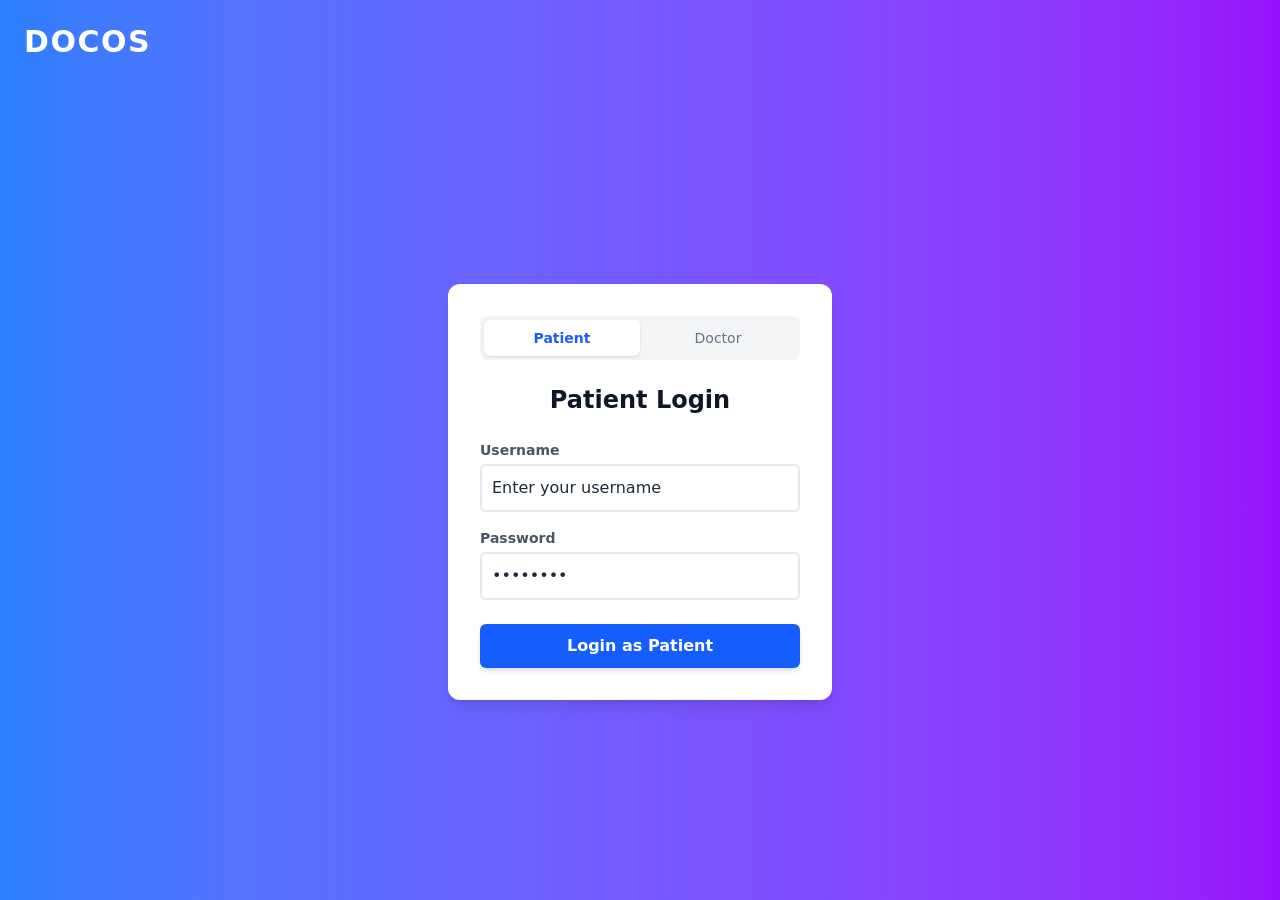
<file: templets/index.html>
<!doctype html>
<html lang="en">
  <head>
    <meta charset="UTF-8" />
    <meta name="viewport" content="width=device-width, initial-scale=1.0" />
    <title>Docos | Login</title>
    <link href="/static/output.css" rel="stylesheet" />
  </head>
  <body
    class="bg-gradient-to-r from-blue-500 to-purple-600 min-h-screen flex flex-col text-white"
  >
    <!-- Header -->
    <header class="p-6">
      <h1 class="font-extrabold text-3xl tracking-wider">DOCOS</h1>
    </header>

    <!-- Main Content Area -->
    <main class="flex-grow flex items-center justify-center p-4">
      <div
        class="w-full max-w-sm bg-white text-gray-800 p-8 rounded-xl shadow-lg"
      >
        <!-- Role Switcher Tabs -->
        <div class="grid grid-cols-2 p-1 bg-gray-100 rounded-lg mb-6 text-sm">
          <button
            type="button"
            id="btn-patient"
            class="py-2 rounded-md font-semibold transition-all duration-200 bg-white text-blue-600 shadow-sm cursor-pointer"
            onclick="switchRole('patient')"
          >
            Patient
          </button>
          <button
            type="button"
            id="btn-doctor"
            class="py-2 rounded-md font-medium transition-all duration-200 text-gray-500 hover:text-gray-800 cursor-pointer"
            onclick="switchRole('doctor')"
          >
            Doctor
          </button>
        </div>

        <form
          action="./templets/patient.html"
          method="POST"
          class="flex flex-col"
        >
          <!-- Hidden input to send the active role to your backend -->
          <input type="hidden" name="role" id="role-input" value="patient" />

          <h2
            id="form-heading"
            class="text-2xl font-bold mb-6 text-center text-gray-900"
          >
            Patient Login
          </h2>

          <!-- Username Input -->
          <div class="mb-4">
            <label
              for="username"
              class="block text-sm font-semibold text-gray-600 mb-1"
              >Username</label
            >
            <input
              type="text"
              id="username"
              name="username"
              placeholder="Enter your username"
              autocomplete="username"
              required
              class="border-2 border-gray-200 p-2.5 rounded-md w-full focus:outline-none focus:border-blue-500 transition-colors"
            />
          </div>

          <!-- Password Input -->
          <div class="mb-6">
            <label
              for="password"
              class="block text-sm font-semibold text-gray-600 mb-1"
              >Password</label
            >
            <input
              type="password"
              id="password"
              name="password"
              placeholder="••••••••"
              autocomplete="current-password"
              required
              class="border-2 border-gray-200 p-2.5 rounded-md w-full focus:outline-none focus:border-blue-500 transition-colors"
            />
          </div>

          <!-- Submit Button -->
          <button
            type="submit"
            id="submit-button"
            class="bg-blue-600 hover:bg-blue-700 active:bg-blue-800 text-white font-semibold py-2.5 px-4 rounded-md transition-colors duration-200 shadow-md hover:shadow-lg cursor-pointer"
          >
            Login as Patient
          </button>
        </form>
      </div>
    </main>

    <!-- Simple JS to handle the UI toggle -->
    <script>
      function switchRole(role) {
        const btnPatient = document.getElementById("btn-patient");
        const btnDoctor = document.getElementById("btn-doctor");
        const roleInput = document.getElementById("role-input");
        const formHeading = document.getElementById("form-heading");
        const submitButton = document.getElementById("submit-button");

        // Update hidden input value
        roleInput.value = role;

        if (role === "patient") {
          // Update heading & button text
          formHeading.textContent = "Patient Login";
          submitButton.textContent = "Login as Patient";

          // Reset Patient button state (Active)
          btnPatient.className =
            "py-2 rounded-md font-semibold transition-all duration-200 bg-white text-blue-600 shadow-sm cursor-pointer";

          // Reset Doctor button state (Inactive)
          btnDoctor.className =
            "py-2 rounded-md font-medium transition-all duration-200 text-gray-500 hover:text-gray-800 cursor-pointer";
        } else {
          // Update heading & button text
          formHeading.textContent = "Doctor Login";
          submitButton.textContent = "Login as Doctor";

          // Reset Patient button state (Inactive)
          btnPatient.className =
            "py-2 rounded-md font-medium transition-all duration-200 text-gray-500 hover:text-gray-800 cursor-pointer";

          // Reset Doctor button state (Active)
          btnDoctor.className =
            "py-2 rounded-md font-semibold transition-all duration-200 bg-white text-blue-600 shadow-sm cursor-pointer";
        }
      }
    </script>
  </body>
</html>
</file>
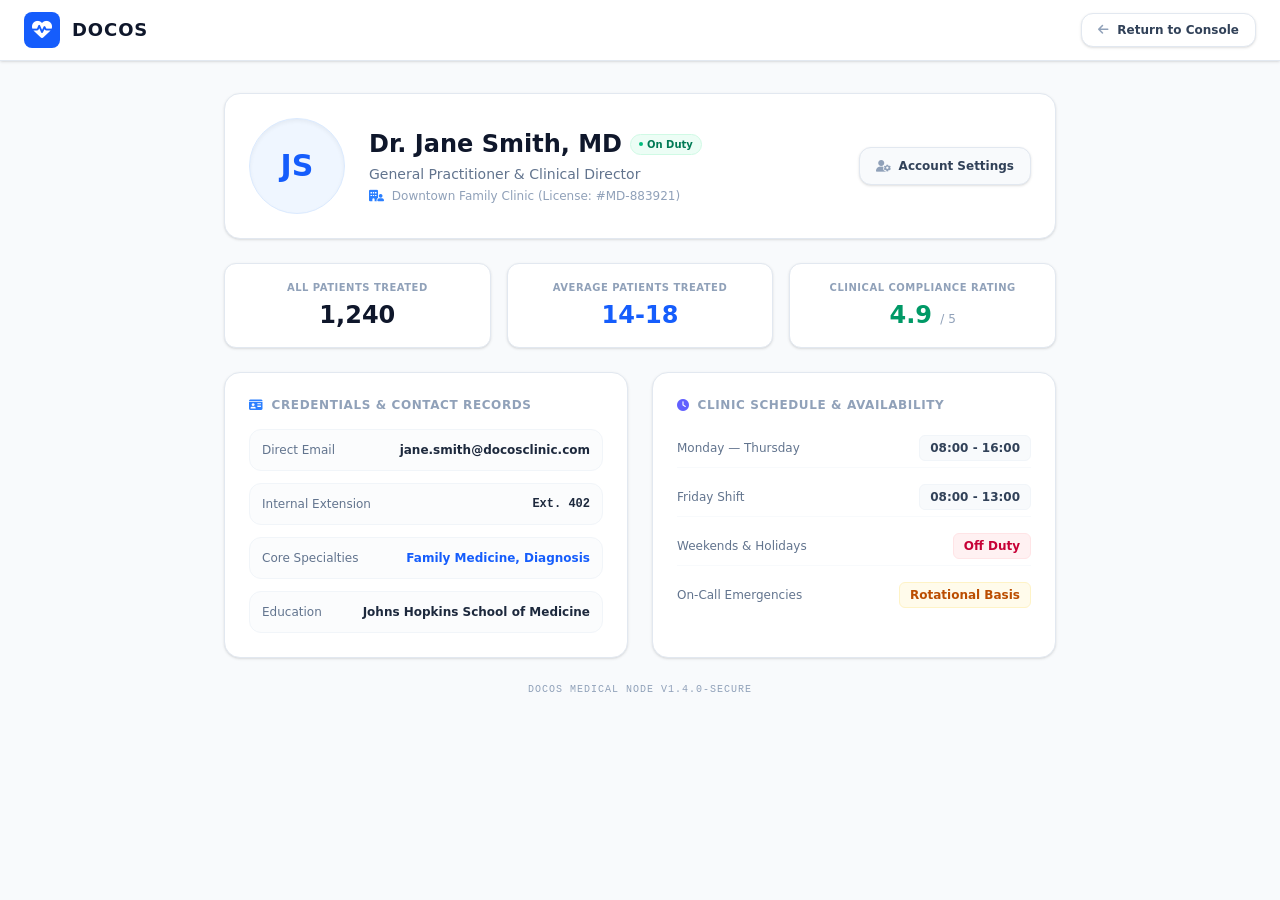
<file: templets/doctor_profile.html>
<!doctype html>
<html lang="en">
  <head>
    <meta charset="UTF-8" />
    <meta name="viewport" content="width=device-width, initial-scale=1.0" />
    <title>Docos | Doctor Profile</title>
    <link href="/static/output.css" rel="stylesheet" />
    <!-- FontAwesome Icons -->
    <link
      rel="stylesheet"
      href="https://cdnjs.cloudflare.com/ajax/libs/font-awesome/6.5.1/css/all.min.css"
      integrity="sha512-DTOQO9RWCH3ppGqcWaEA1BIZOC6xxalwEsw9c2QQeAIftl+Vegovlnee1c9QX4TctnWMn13TZye+giMm8e2LwA=="
      crossorigin="anonymous"
      referrerpolicy="no-referrer"
    />
  </head>
  <body
    class="bg-slate-50 min-h-screen flex flex-col text-slate-800 font-sans overflow-hidden"
  >
    <!-- Top Bar -->
    <header
      class="flex justify-between items-center px-6 py-3 bg-white border-b border-slate-200 shadow-sm relative z-10"
    >
      <div class="flex items-center gap-3">
        <div
          class="bg-blue-600 p-2 rounded-lg text-white flex items-center justify-center"
        >
          <i class="fa-solid fa-heart-pulse text-xl animate-pulse"></i>
        </div>
        <h1 class="font-black text-lg tracking-wider text-slate-900">DOCOS</h1>
      </div>
      <div>
        <a
          href="doctor_dashboard.html"
          class="text-xs font-semibold border border-slate-200 bg-white px-4 py-2 rounded-xl hover:bg-slate-50 text-slate-700 transition-all flex items-center gap-2 cursor-pointer shadow-sm"
        >
          <i class="fa-solid fa-arrow-left text-slate-400"></i> Return to
          Console
        </a>
      </div>
    </header>

    <!-- Main Simple Profile Body -->
    <main
      class="flex-grow max-w-4xl w-full mx-auto p-8 h-[calc(100vh-61px)] overflow-y-auto space-y-6"
    >
      <!-- Card 1: Main Identity Banner -->
      <div
        class="bg-white rounded-2xl p-6 border border-slate-200 shadow-sm flex flex-col sm:flex-row items-center gap-6"
      >
        <!-- Profile Picture Container -->
        <div
          class="w-24 h-24 rounded-full bg-blue-50 border border-blue-100 flex items-center justify-center text-blue-600 text-3xl font-black shadow-inner flex-shrink-0"
        >
          JS
        </div>

        <!-- Identity Text -->
        <div class="text-center sm:text-left flex-grow space-y-1">
          <div class="flex flex-col sm:flex-row sm:items-center gap-2">
            <h2 class="text-2xl font-black text-slate-900">
              Dr. Jane Smith, MD
            </h2>
            <span
              class="w-fit mx-auto sm:mx-0 text-[10px] font-bold px-2 py-0.5 bg-emerald-50 text-emerald-700 border border-emerald-100 rounded-full flex items-center gap-1"
            >
              <span
                class="w-1 h-1 rounded-full bg-emerald-500 animate-pulse"
              ></span>
              On Duty
            </span>
          </div>
          <p class="text-sm text-slate-500 font-medium">
            General Practitioner & Clinical Director
          </p>
          <p class="text-xs text-slate-400">
            <i class="fa-solid fa-building-user text-blue-500 mr-1"></i>
            Downtown Family Clinic (License: #MD-883921)
          </p>
        </div>

        <!-- Quick Edit Button -->
        <button
          class="bg-slate-50 hover:bg-slate-100 text-slate-700 font-semibold text-xs py-2.5 px-4 rounded-xl border border-slate-200 transition-colors flex items-center gap-2 cursor-pointer shadow-sm"
        >
          <i class="fa-solid fa-user-gear text-slate-400"></i> Account Settings
        </button>
      </div>

      <!-- Card 2: Simple High-Level Statistics Grid -->
      <div class="grid grid-cols-3 gap-4">
        <div
          class="bg-white p-4 rounded-xl border border-slate-200 text-center space-y-1 shadow-sm"
        >
          <span
            class="block text-[10px] font-bold text-slate-400 uppercase tracking-wider"
            >All Patients Treated</span
          >
          <span class="text-2xl font-black text-slate-900">1,240</span>
        </div>
        <div
          class="bg-white p-4 rounded-xl border border-slate-200 text-center space-y-1 shadow-sm"
        >
          <span
            class="block text-[10px] font-bold text-slate-400 uppercase tracking-wider"
            >Average Patients Treated</span
          >
          <span class="text-2xl font-black text-blue-600">14-18</span>
        </div>
        <div
          class="bg-white p-4 rounded-xl border border-slate-200 text-center space-y-1 shadow-sm"
        >
          <span
            class="block text-[10px] font-bold text-slate-400 uppercase tracking-wider"
            >Clinical Compliance Rating</span
          >
          <span class="text-2xl font-black text-emerald-600"
            >4.9
            <span class="text-xs font-normal text-slate-400">/ 5</span></span
          >
        </div>
      </div>

      <!-- Card 3: Two Column Information Details Split -->
      <div class="grid grid-cols-1 md:grid-cols-2 gap-6">
        <!-- Left Sub-Block: Contact & Professional Details -->
        <div
          class="bg-white rounded-2xl p-6 border border-slate-200 space-y-4 shadow-sm"
        >
          <h3
            class="text-xs font-bold text-slate-400 uppercase tracking-wider flex items-center gap-2"
          >
            <i class="fa-solid fa-id-card text-blue-500"></i> Credentials &
            Contact Records
          </h3>

          <div class="space-y-3 text-xs">
            <div
              class="bg-slate-50/60 p-3 rounded-xl border border-slate-100 flex justify-between"
            >
              <span class="text-slate-500 font-medium">Direct Email</span>
              <span class="text-slate-800 font-bold"
                >jane.smith@docosclinic.com</span
              >
            </div>
            <div
              class="bg-slate-50/60 p-3 rounded-xl border border-slate-100 flex justify-between"
            >
              <span class="text-slate-500 font-medium">Internal Extension</span>
              <span class="text-slate-800 font-mono font-bold">Ext. 402</span>
            </div>
            <div
              class="bg-slate-50/60 p-3 rounded-xl border border-slate-100 flex justify-between"
            >
              <span class="text-slate-500 font-medium">Core Specialties</span>
              <span class="text-blue-600 font-bold"
                >Family Medicine, Diagnosis</span
              >
            </div>
            <div
              class="bg-slate-50/60 p-3 rounded-xl border border-slate-100 flex justify-between"
            >
              <span class="text-slate-500 font-medium">Education</span>
              <span class="text-slate-800 font-bold"
                >Johns Hopkins School of Medicine</span
              >
            </div>
          </div>
        </div>

        <!-- Right Sub-Block: Clinic Operational Hours -->
        <div
          class="bg-white rounded-2xl p-6 border border-slate-200 space-y-4 shadow-sm"
        >
          <h3
            class="text-xs font-bold text-slate-400 uppercase tracking-wider flex items-center gap-2"
          >
            <i class="fa-solid fa-clock text-indigo-500"></i> Clinic Schedule &
            Availability
          </h3>

          <div class="space-y-2.5 text-xs">
            <div
              class="flex justify-between items-center py-1.5 border-b border-slate-50"
            >
              <span class="text-slate-500 font-medium">Monday — Thursday</span>
              <span
                class="text-slate-700 font-bold bg-slate-50 px-2.5 py-1 rounded-md border border-slate-100"
                >08:00 - 16:00</span
              >
            </div>
            <div
              class="flex justify-between items-center py-1.5 border-b border-slate-50"
            >
              <span class="text-slate-500 font-medium">Friday Shift</span>
              <span
                class="text-slate-700 font-bold bg-slate-50 px-2.5 py-1 rounded-md border border-slate-100"
                >08:00 - 13:00</span
              >
            </div>
            <div
              class="flex justify-between items-center py-1.5 border-b border-slate-50"
            >
              <span class="text-slate-500 font-medium"
                >Weekends & Holidays</span
              >
              <span
                class="text-rose-700 font-bold bg-rose-50 border border-rose-100 px-2.5 py-1 rounded-md"
                >Off Duty</span
              >
            </div>
            <div class="flex justify-between items-center py-1.5">
              <span class="text-slate-500 font-medium"
                >On-Call Emergencies</span
              >
              <span
                class="text-amber-700 font-bold bg-amber-50 border border-amber-100 px-2.5 py-1 rounded-md"
                >Rotational Basis</span
              >
            </div>
          </div>
        </div>
      </div>

      <!-- Bottom System Version Tag -->
      <p
        class="text-center text-[10px] text-slate-400 font-mono uppercase tracking-widest"
      >
        DOCOS Medical Node v1.4.0-Secure
      </p>
    </main>
  </body>
</html>
</file>
